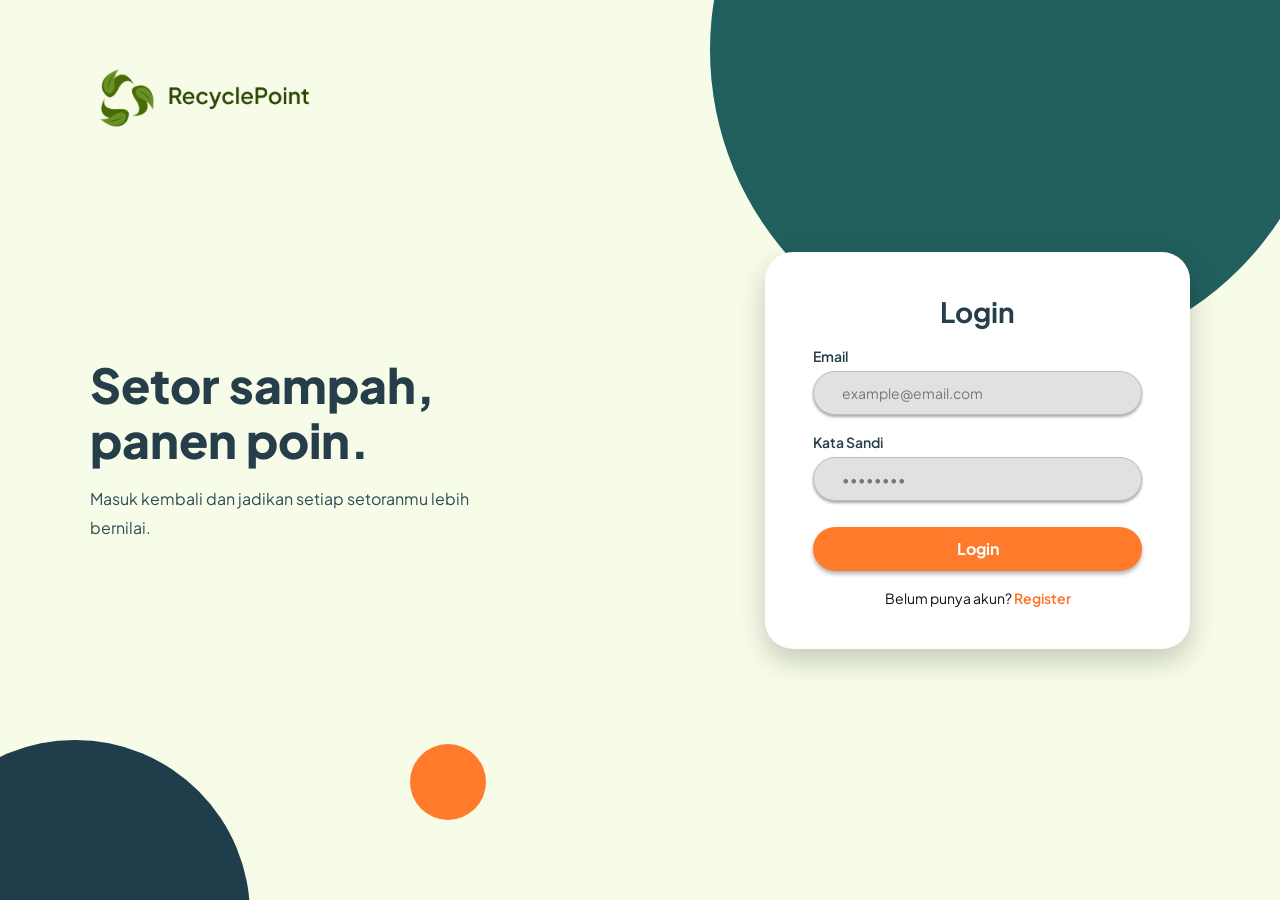
<file: index.html>
<!DOCTYPE html>
<html lang="id">
<head>
  <meta charset="UTF-8">
  <meta name="viewport" content="width=device-width, initial-scale=1.0">
  <title>Login - RecyclePoint</title>

  <link rel="preconnect" href="https://fonts.googleapis.com">
  <link rel="preconnect" href="https://fonts.gstatic.com" crossorigin>
  <link href="https://fonts.googleapis.com/css2?family=Plus+Jakarta+Sans:wght@400;500;600;700;800&display=swap" rel="stylesheet">

  <link rel="stylesheet" href="login.css">
</head>
<body>

  <main class="login-page">

    <div class="circle circle--top"></div>
    <div class="circle circle--bottom"></div>
    <div class="circle circle--orange"></div>

    <a href="index.html" class="login-brand">
      <img src="images/logo.png" alt="Logo RecyclePoint">
    </a>

    <section class="login-content">

      <div class="login-intro">
        <h1>Setor sampah,<br>panen poin.</h1>
        <p>
          Masuk kembali dan jadikan setiap setoranmu
          lebih bernilai.
        </p>
      </div>

      <div class="login-card">
        <h2>Login</h2>

        <form action="dashboard.php" method="get">

          <div class="login-field">
            <label for="email">Email</label>
            <input
              type="email"
              id="email"
              name="email"
              placeholder="example@email.com"
              required
            >
          </div>

          <div class="login-field">
            <label for="password">Kata Sandi</label>
            <input
              type="password"
              id="password"
              name="password"
              placeholder="••••••••"
              required
            >
          </div>

          <button type="submit" class="login-button">
            Login
          </button>

        </form>

        <p class="login-register">
          Belum punya akun?
          <a href="register.php">Register</a>
        </p>
      </div>

    </section>
  </main>

</body>
</html>
</file>
<file: login.css>
* { box-sizing: border-box; margin: 0; padding: 0; }
body { font-family: "Plus Jakarta Sans", sans-serif; color: #263D4A; }

.login-page {
  position: relative; min-height: 100vh; overflow: hidden; padding: 90px 7%;
  display: flex; align-items: center; justify-content: center; background: #F6FCE8;
}

.circle { position: absolute; border-radius: 50%; pointer-events: none; }
.circle--top { width: 620px; height: 620px; background: #205F5D; top: -260px; right: -50px; }
.circle--bottom { width: 350px; height: 350px; background: #203D4C; bottom: -190px; left: -100px; }
.circle--orange { width: 76px; height: 76px; background: #FF7B2B; bottom: 80px; left: 32%; }

.login-brand { position: absolute; top: 65px; left: 7%; z-index: 2; display: flex; align-items: center; text-decoration: none; }
.login-brand img { width: 220px; height: auto; object-fit: contain; }

.login-content {
  position: relative; z-index: 1; width: 100%; max-width: 1140px;
  display: grid; grid-template-columns: 1fr 425px; align-items: center; gap: 70px;
}
.login-intro h1 { font-size: clamp(34px, 5vw, 48px); line-height: 1.15; font-weight: 800; margin-bottom: 18px; }
.login-intro p { max-width: 390px; font-size: 16px; line-height: 1.8; color: #304B58; }

.login-card { width: 100%; padding: 42px 48px; background: #fff; border-radius: 28px; box-shadow: 0 12px 28px rgba(0, 0, 0, .2); }
.login-card h2 { text-align: center; font-size: 28px; font-weight: 700; margin-bottom: 18px; }

.login-field { display: flex; flex-direction: column; gap: 6px; margin-bottom: 18px; }
.login-field label { font-size: 14px; font-weight: 600; }
.login-field input {
  width: 100%; height: 44px; padding: 0 28px;
  border: 1px solid #BDBDBD; border-radius: 30px; background: #E1E1E1;
  box-shadow: 0 2px 3px rgba(0, 0, 0, .35);
  font-family: inherit; font-size: 14px; color: #333; outline: none; transition: .2s;
}
.login-field input:focus { border-color: #F47B2E; box-shadow: 0 0 0 3px rgba(244, 123, 46, .18); }
.login-field input::placeholder { color: #777; }

.login-button {
  width: 100%; height: 44px; margin-top: 8px; border: none; border-radius: 30px;
  background: #FF7B2B; color: #fff; font-family: inherit; font-size: 16px; font-weight: 700;
  cursor: pointer; box-shadow: 0 3px 4px rgba(0, 0, 0, .3); transition: .2s;
}
.login-button:hover { background: #E96B20; transform: translateY(-1px); }
.login-button:active { transform: translateY(0); box-shadow: 0 1px 2px rgba(0, 0, 0, .25); }

.login-register { margin-top: 18px; text-align: center; font-size: 14px; color: #111; }
.login-register a { color: #FF7025; text-decoration: none; font-weight: 600; }
.login-register a:hover { text-decoration: underline; }

@media (max-width: 850px) {
  .login-page { padding: 120px 24px 50px; }
  .login-content { grid-template-columns: 1fr; max-width: 480px; gap: 32px; }
  .login-intro { text-align: center; }
  .login-intro p { margin: auto; }
  .login-brand { top: 28px; left: 24px; }
  .circle--top { right: -350px; }
  .circle--orange { display: none; }
}
@media (max-width: 480px) {
  .login-card { padding: 32px 24px; border-radius: 22px; }
  .login-intro h1 { font-size: 34px; }
  .login-intro p { font-size: 14px; }
  .login-brand img { width: 180px; }
}
</file>
